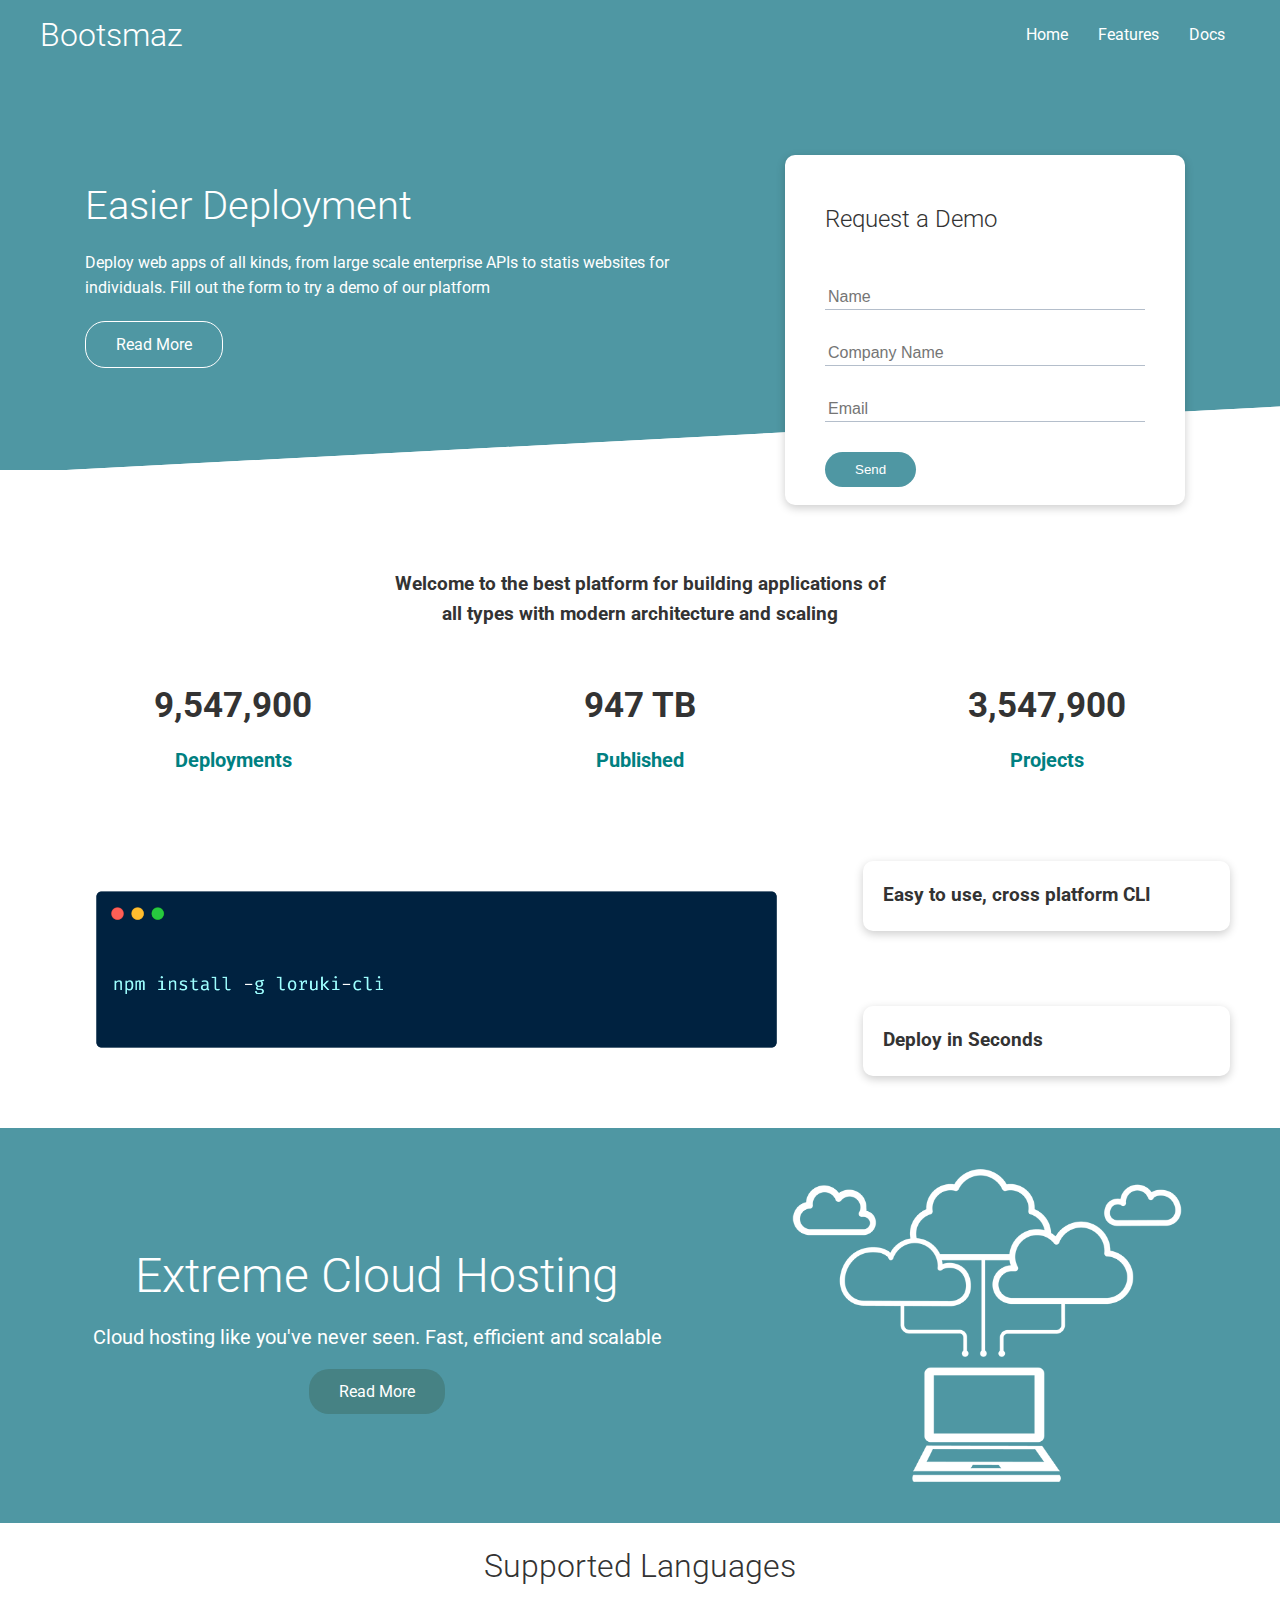
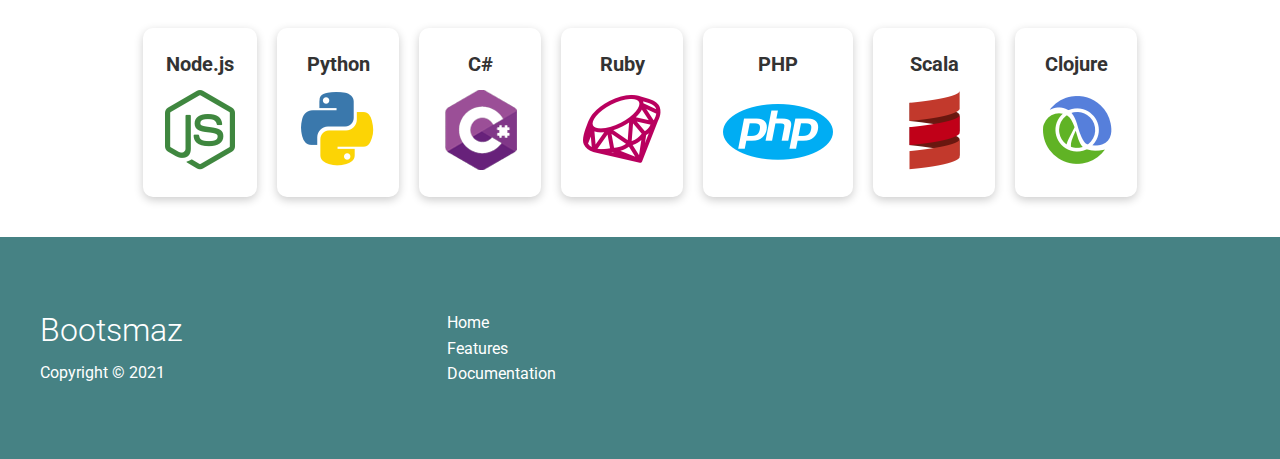
<file: index.html>
<!DOCTYPE html>
<html lang="en">
<head>
    <meta charset="UTF-8">
    <meta http-equiv="X-UA-Compatible" content="IE=edge">
    <meta name="viewport" content="width=device-width, initial-scale=1.0">
    <link rel="stylesheet" href="css/utilities.css">
    <link rel="stylesheet" href="css/style.css">
    <link rel="stylesheet" href="https://cdnjs.cloudflare.com/ajax/libs/font-awesome/5.15.3/css/all.min.css" integrity="sha512-iBBXm8fW90+nuLcSKlbmrPcLa0OT92xO1BIsZ+ywDWZCvqsWgccV3gFoRBv0z+8dLJgyAHIhR35VZc2oM/gI1w==" crossorigin="anonymous" />
    <title>Bootsmaz</title>
</head>
<body>
    <!-- Navbar -->
    <div class="navbar">
        <div class="container flex">
            <h1 class="logo">Bootsmaz</h1>
            <nav>
                <ul>
                    <li><a href="index.html">Home</a></li>
                    <li><a href="features.html">Features</a></li>
                    <li><a href="docs.html">Docs</a></li>
                </ul>
            </nav>
        </div>
    </div>

    <!-- Showcase -->
  <section class="showcase">
        <div class="container grid">
            <div class="showcase-text">
                <h1>Easier Deployment</h1>
                <p>Deploy web apps of all kinds, from large scale enterprise APIs to statis websites for individuals. Fill out the form to try a demo of our platform</p>
                <a href="features.html" class="btn btn-outline">Read More</a>
            </div>
            <div class="showcase-form card">
                <h2>Request a Demo</h2>
                <form name="contact" method="POST" netlify-honeypot="bot-field" data-netlify="true">
                    <input type="hidden" name="form-name" value="contact">
                    <p class="hidden">
                        <label>Don’t fill this out if you’re human: <input name="bot-field" /></label>
                      </p>
                    <div class="form-control">
                        <input type="text" name="name" placeholder="Name" required>
                    </div>
                    <div class="form-control">
                        <input type="text" name="company" placeholder="Company Name" required>
                    </div>
                    <div class="form-control">
                        <input type="email" name="email" placeholder="Email" required>
                    </div>
                    <input type="submit" value="Send" class="btn btn-primary">
                </form>
            </div>
        </div>
  </section>

 <!-- Stats -->
  <section class="stats">
      <div class="container">
          <h3 class="stats-heading text-center my-1">
                Welcome to the best platform for building applications of all types with modern architecture and scaling
          </h3>
          <div class="grid grid-3 text-center my-4">
              <div>
                  <i class="fas fa-server fa-3x"></i>
                  <h3>9,547,900</h3>
                  <p class="text-secondary">Deployments</p>
              </div>
              <div>
                <i class="fas fa-upload fa-3x"></i>
                <h3>947 TB</h3>
                <p class="text-secondary">Published</p>
             </div>
             <div>
                <i class="fas fa-project-diagram fa-3x"></i>
                <h3>3,547,900</h3>
                <p class="text-secondary">Projects</p>
             </div>
          </div>

      </div>
  </section>

  <!-- Cli -->
  <section class="cli">
      <div class="container grid">
         <img src="images/cli.png" alt="">
         <div class="card">
             <h3>Easy to use, cross platform CLI</h3>
         </div>
         <div class="card">
            <h3>Deploy in Seconds</h3>
        </div>
      </div>
  </section>

  <!-- Cloud -->
  <section class="cloud bg-primary my-2 py-2">
       <div class="container grid">
           <div class="text-center">
               <h2 class="lg">Extreme Cloud Hosting</h2>
               <p class="lead my-1">Cloud hosting like you've    never seen. Fast, efficient and scalable
               </p>
                <a href="features.html" class="btn btn-dark">Read More</a>
           </div>
           <img src="images/cloud.png" alt="">
       </div>
  </section>

  <!-- languages  -->
  <section class="languages">
      <h2 class="md text-center my-2">
          Supported Languages
      </h2>
      <div class="container flex">
         <div class="card">
             <h4>Node.js</h4>
             <img src="images/logos/node.png" alt="">
         </div> 
         <div class="card">
            <h4>Python</h4>
            <img src="images/logos/python.png" alt="">
        </div>
        <div class="card">
            <h4>C#</h4>
            <img src="images/logos/csharp.png" alt="">
        </div>
        <div class="card">
            <h4>Ruby</h4>
            <img src="images/logos/ruby.png" alt="">
        </div>
        <div class="card">
            <h4>PHP</h4>
            <img src="images/logos/php.png" alt="">
        </div>
        <div class="card">
            <h4>Scala</h4>
            <img src="images/logos/scala.png" alt="">
        </div>
        <div class="card">
            <h4>Clojure</h4>
            <img src="images/logos/clojure.png" alt="">
        </div>
      </div>
  </section>

  <!-- Footer -->
  <footer class="footer bg-dark py-5">
      <div class="container grid grid-3">
          <div>
              <h1>Bootsmaz</h1>
              <p>Copyright &copy; 2021</p>
          </div>
          <nav>
              <ul>
                  <li><a href="index.html">Home</a></li>
                  <li><a href="features.html">Features</a></li>
                  <li><a href="docs.html">Documentation</a></li>
              </ul>
          </nav>
          <div class="social">
              <a href="#"><i class="fab fa-github fa-2x"></i></a>
              <a href="#"><i class="fab fa-facebook fa-2x"></i></a>
              <a href="#"><i class="fab fa-instagram fa-2x"></i></a>
              <a href="#"><i class="fab fa-twitter fa-2x"></i></a>
          </div>
      </div>
  </footer>
</body>
</html>
</file>
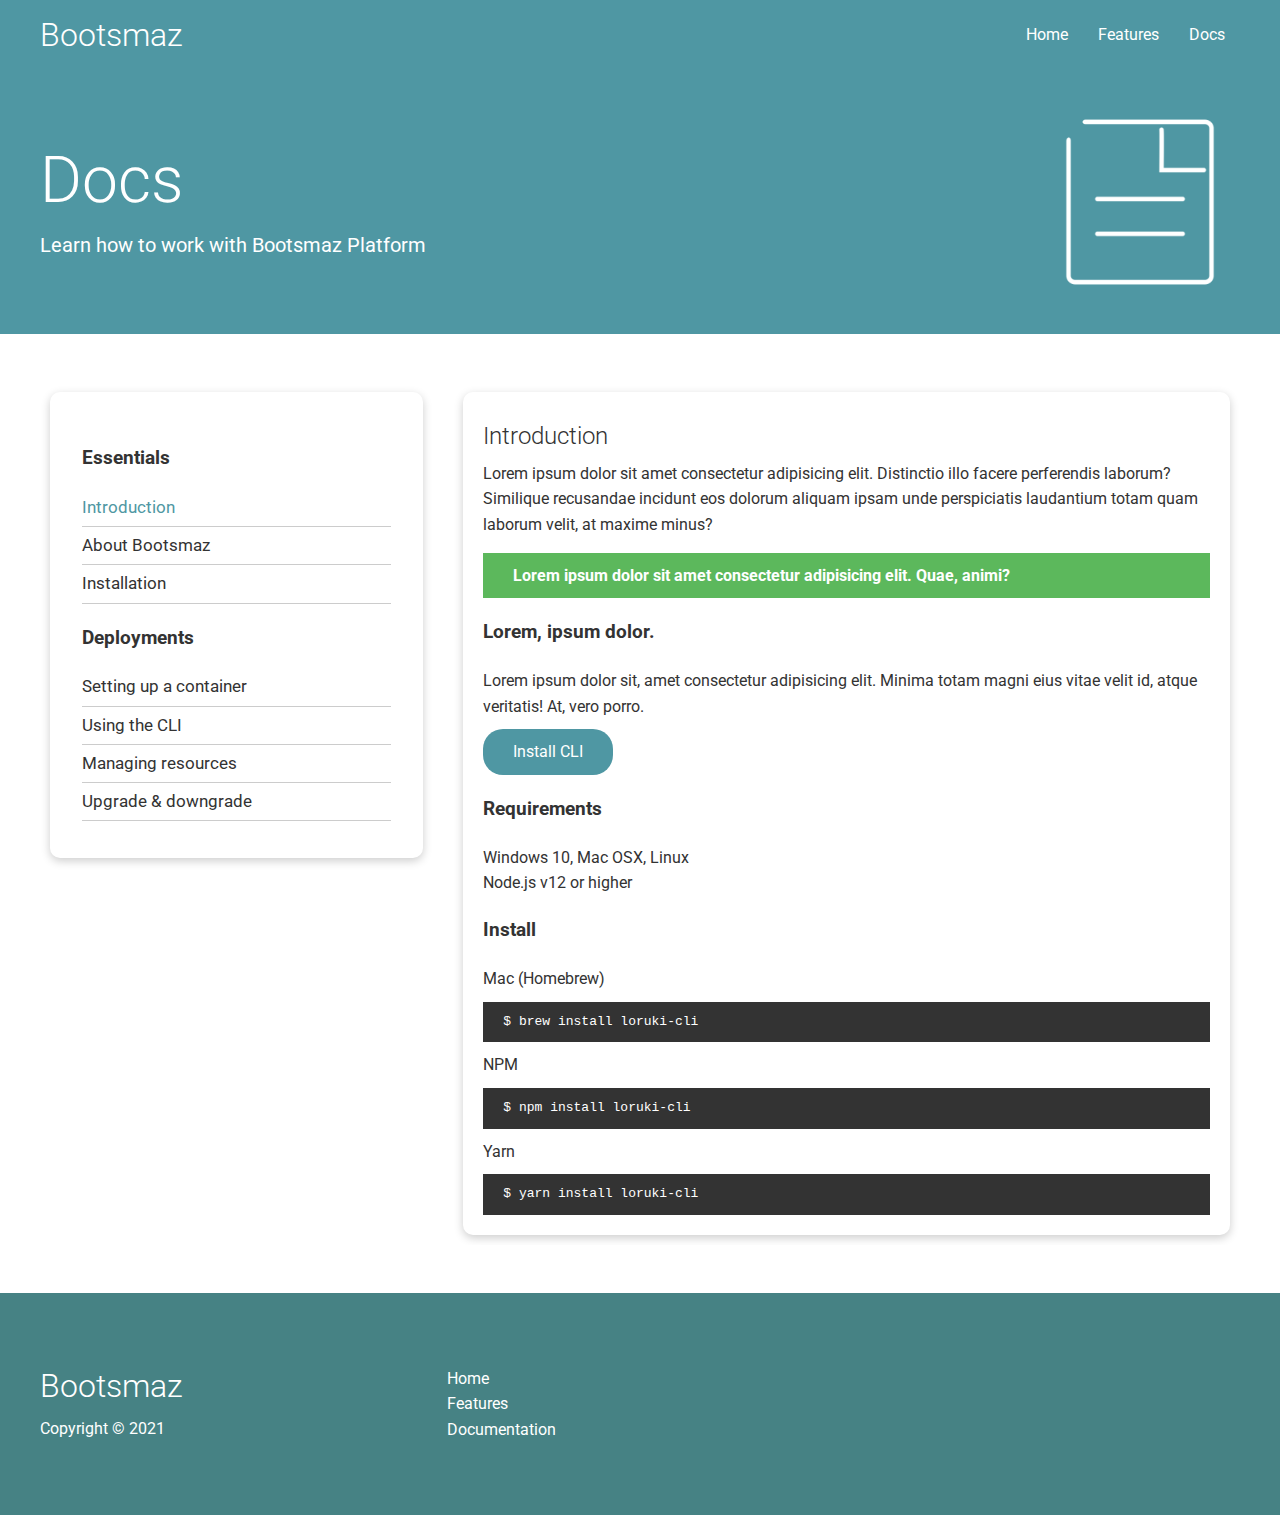
<file: docs.html>
<!DOCTYPE html>
<html lang="en">
<head>
    <meta charset="UTF-8">
    <meta http-equiv="X-UA-Compatible" content="IE=edge">
    <meta name="viewport" content="width=device-width, initial-scale=1.0">
    <link rel="stylesheet" href="css/utilities.css">
    <link rel="stylesheet" href="css/style.css">
    <link rel="stylesheet" href="https://cdnjs.cloudflare.com/ajax/libs/font-awesome/5.15.3/css/all.min.css" integrity="sha512-iBBXm8fW90+nuLcSKlbmrPcLa0OT92xO1BIsZ+ywDWZCvqsWgccV3gFoRBv0z+8dLJgyAHIhR35VZc2oM/gI1w==" crossorigin="anonymous" />
    <title>Bootsmaz</title>
</head>
<body>
    <!-- Navbar -->
    <div class="navbar">
        <div class="container flex">
            <h1 class="logo">Bootsmaz</h1>
            <nav>
                <ul>
                    <li><a href="index.html">Home</a></li>
                    <li><a href="features.html">Features</a></li>
                    <li><a href="docs.html">Docs</a></li>
                </ul>
            </nav>
        </div>
    </div>
  <!-- header -->
   <section class="docs-head bg-primary py-3">
       <div class="container grid">
           <div>
               <h1 class="xl">Docs</h1>
               <p class="lead">Learn how to work with Bootsmaz Platform</p>
           </div>
           <img src="images/docs.png" alt="">
       </div>
   </section>
   <!-- Docs Main -->
    <section class="docs-main my-4">
        <div class="container grid">
            <div class="card bg-light p-3">
                <h3 class="my-2">Essentials</h3>
                <nav>
                    <ul>
                        <li><a class= "text-primary" href="#">Introduction</a></li>
                        <li><a href="#">About Bootsmaz</a></li>
                        <li><a href="#">Installation</a></li>
                    </ul>
                </nav>

                <h3 class="my-2">Deployments</h3>
                <nav>
                    <ul>
                      <li><a href="#">Setting up a container</a></li>
                      <li><a href="#">Using the CLI</a></li>
                      <li><a href="#">Managing resources</a></li>
                      <li><a href="#">Upgrade & downgrade</a></li>
                    </ul>
                </nav>
            </div>
            <div class="card">
                <h2>Introduction</h2>
                <p>Lorem ipsum dolor sit amet consectetur adipisicing elit. Distinctio illo facere perferendis laborum? Similique recusandae incidunt eos dolorum aliquam ipsam unde perspiciatis laudantium totam quam laborum velit, at maxime minus?</p>

                <div class="alert alert-success">
                    <i class="fas fa-info"></i> Lorem ipsum dolor sit amet consectetur adipisicing elit. Quae, animi?
                </div>

                <h3>Lorem, ipsum dolor.</h3>
                <p>Lorem ipsum dolor sit, amet consectetur adipisicing elit. Minima totam magni eius vitae velit id, atque veritatis! At, vero porro.</p>
                <a href="#" class="btn btn-primary">Install CLI</a>

                <h3>Requirements</h3>
                <ul>
                    <li>Windows 10, Mac OSX, Linux</li>
                    <li>Node.js v12 or higher</li>
                </ul>

                <h3>Install</h3>
                <p>Mac (Homebrew)</p>
                <pre><code>$ brew install loruki-cli</code></pre>
                <p>NPM</p>
                <pre><code>$ npm install loruki-cli</code></pre>
                <p>Yarn</p>
                <pre><code>$ yarn install loruki-cli</code></pre>

            </div>
        </div>
    </section>
   

  <!-- Footer -->
  <footer class="footer bg-dark py-5">
      <div class="container grid grid-3">
          <div>
              <h1>Bootsmaz</h1>
              <p>Copyright &copy; 2021</p>
          </div>
          <nav>
              <ul>
                  <li><a href="index.html">Home</a></li>
                  <li><a href="features.html">Features</a></li>
                  <li><a href="docs.html">Documentation</a></li>
              </ul>
          </nav>
          <div class="social">
              <a href="#"><i class="fab fa-github fa-2x"></i></a>
              <a href="#"><i class="fab fa-facebook fa-2x"></i></a>
              <a href="#"><i class="fab fa-instagram fa-2x"></i></a>
              <a href="#"><i class="fab fa-twitter fa-2x"></i></a>
          </div>
      </div>
  </footer>
</body>
</html>
</file>
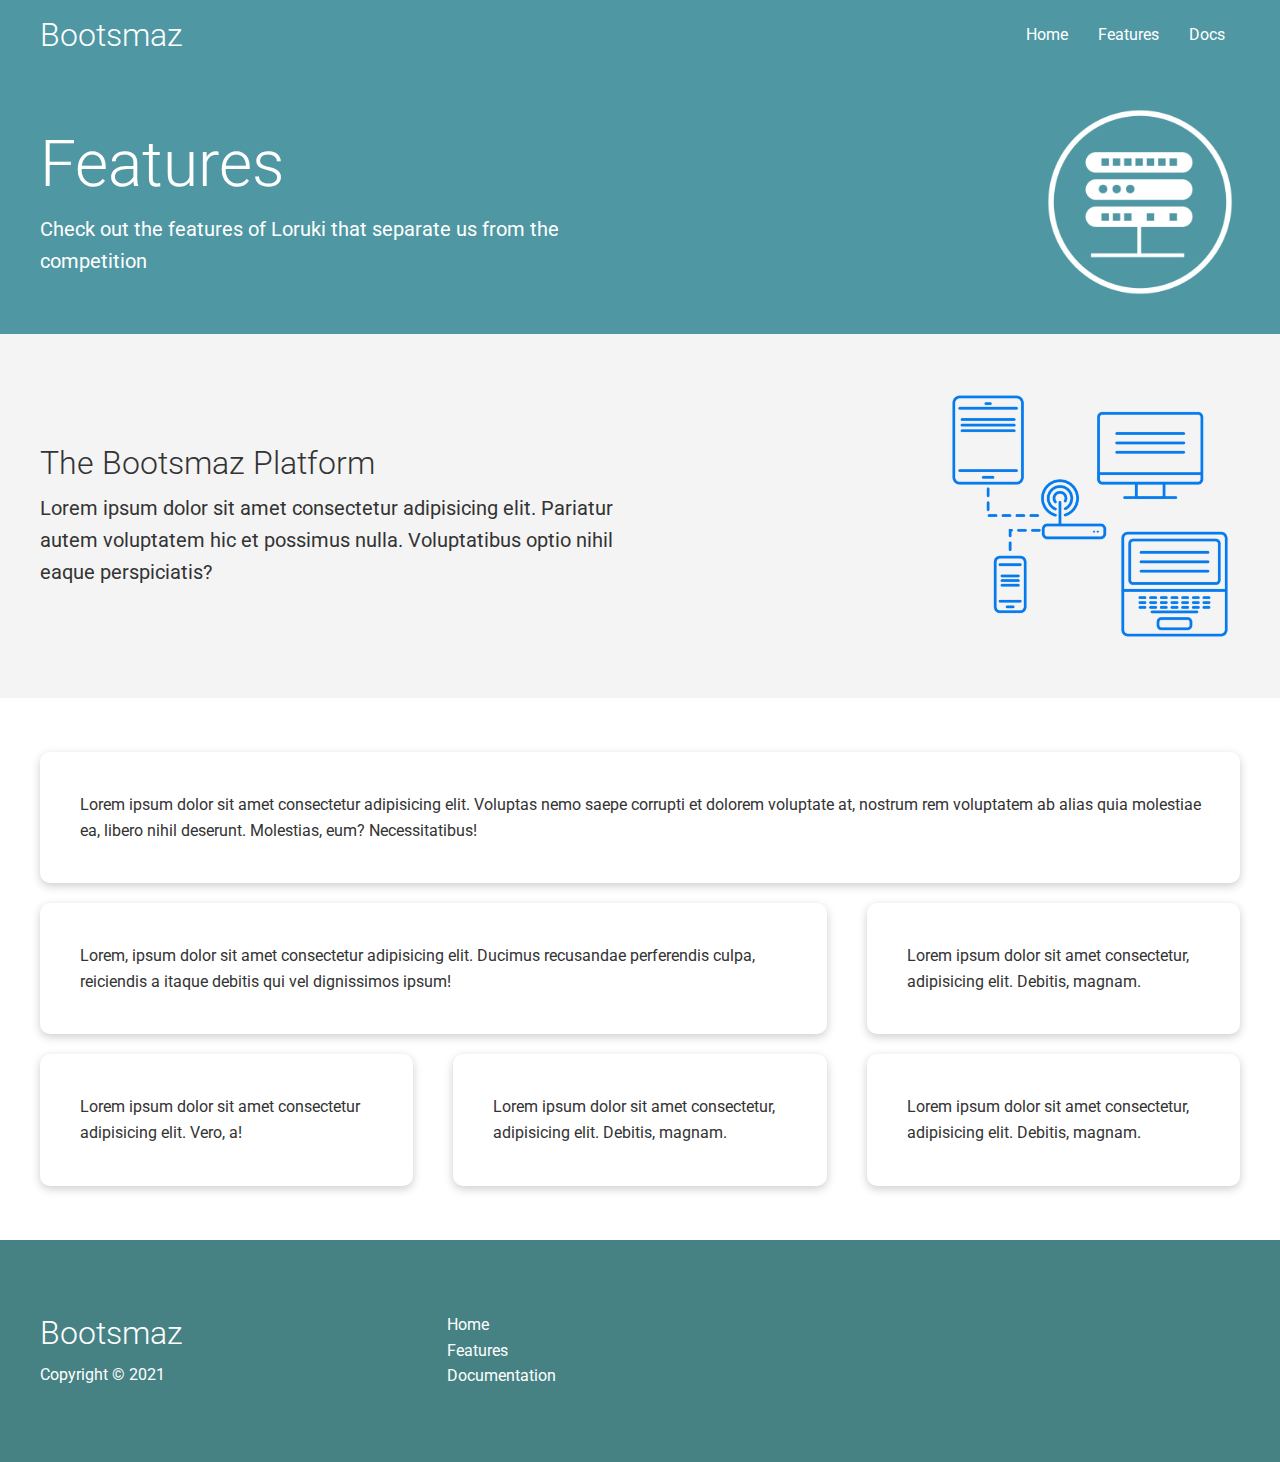
<file: features.html>
<!DOCTYPE html>
<html lang="en">
<head>
    <meta charset="UTF-8">
    <meta http-equiv="X-UA-Compatible" content="IE=edge">
    <meta name="viewport" content="width=device-width, initial-scale=1.0">
    <link rel="stylesheet" href="css/utilities.css">
    <link rel="stylesheet" href="css/style.css">
    <link rel="stylesheet" href="https://cdnjs.cloudflare.com/ajax/libs/font-awesome/5.15.3/css/all.min.css" integrity="sha512-iBBXm8fW90+nuLcSKlbmrPcLa0OT92xO1BIsZ+ywDWZCvqsWgccV3gFoRBv0z+8dLJgyAHIhR35VZc2oM/gI1w==" crossorigin="anonymous" />
    <title>Bootsmaz</title>
</head>
<body>
    <!-- Navbar -->
    <div class="navbar">
        <div class="container flex">
            <h1 class="logo">Bootsmaz</h1>
            <nav>
                <ul>
                    <li><a href="index.html">Home</a></li>
                    <li><a href="features.html">Features</a></li>
                    <li><a href="docs.html">Docs</a></li>
                </ul>
            </nav>
        </div>
    </div>
  <!-- header -->
   <section class="features-head bg-primary py-3">
       <div class="container grid">
           <div>
               <h1 class="xl">Features</h1>
               <p class="lead"> Check out the features of Loruki that separate us from the
                competition</p>
           </div>
           <img src="images/server.png" alt="">
       </div>
   </section>

   <!-- Subheader -->
    <section class="features-sub-head bg-light py-3">
        <div class="container grid">
            <div>
                <h1 class="md">The Bootsmaz Platform</h1>
                <p class="lead">Lorem ipsum dolor sit amet consectetur adipisicing elit. Pariatur autem voluptatem hic et possimus nulla. Voluptatibus optio nihil eaque perspiciatis?</p>
            </div>
            <img src="images/server2.png" alt="">
        </div>
    </section>

    <!-- Main -->
    <section class="features-main my-2">
        <div class="container grid grid-3">
            <div class="card flex">
                <i class="fas fa-server fa-3x"></i>
                <p>Lorem ipsum dolor sit amet consectetur adipisicing elit. Voluptas nemo saepe corrupti et dolorem voluptate at, nostrum rem voluptatem ab alias quia molestiae ea, libero nihil deserunt. Molestias, eum? Necessitatibus!</p>
            </div>
            <div class="card flex">
                <i class="fas fa-network-wired fa-3x"></i>
                <p>
                    Lorem, ipsum dolor sit amet consectetur adipisicing elit. Ducimus
                    recusandae perferendis culpa, reiciendis a itaque debitis qui vel
                    dignissimos ipsum!
                </p>
            </div>
            <div class="card flex">
                <i class="fas fa-laptop-code fa-3x"></i>
                <p>
                    Lorem ipsum dolor sit amet consectetur, adipisicing elit. Debitis,
                    magnam.
                </p>
            </div>
            <div class="card flex">
                <i class="fas fa-database fa-3x"></i>
                <p>
                    Lorem ipsum dolor sit amet consectetur adipisicing elit. Vero, a!
                </p>
            </div>
            <div class="card flex">
                <i class="fas fa-power-off fa-3x"></i>
                <p>
                    Lorem ipsum dolor sit amet consectetur, adipisicing elit. Debitis,
                    magnam.
                </p>
            </div>
            <div class="card flex">
                <i class="fas fa-upload fa-3x"></i>
                <p>
                    Lorem ipsum dolor sit amet consectetur, adipisicing elit. Debitis,
                    magnam.
                </p>
            </div>
        </div>
    </section>
  <!-- Footer -->
  <footer class="footer bg-dark py-5">
      <div class="container grid grid-3">
          <div>
              <h1>Bootsmaz</h1>
              <p>Copyright &copy; 2021</p>
          </div>
          <nav>
              <ul>
                  <li><a href="index.html">Home</a></li>
                  <li><a href="features.html">Features</a></li>
                  <li><a href="docs.html">Documentation</a></li>
              </ul>
          </nav>
          <div class="social">
              <a href="#"><i class="fab fa-github fa-2x"></i></a>
              <a href="#"><i class="fab fa-facebook fa-2x"></i></a>
              <a href="#"><i class="fab fa-instagram fa-2x"></i></a>
              <a href="#"><i class="fab fa-twitter fa-2x"></i></a>
          </div>
      </div>
  </footer>
</body>
</html>
</file>
<file: css/utilities.css>
.container {
    max-width: 1300px;
    margin:  0 auto;
    overflow:  auto;
    padding: 0 40px;
}
.btn {
    display: inline-block;
    padding: 10px 30px;
    cursor: pointer;
    background: var(--primary-color);
    color: #fff;
    border: none;
    border-radius: 20px;
  }
  
  .btn-outline {
    background-color: transparent;
    border: 1px #fff solid;
  }
  
  .btn:hover {
    transform: scale(0.98);
  }
  
  /* Backgrounds & colored buttons */
  .bg-primary,
  .btn-primary {
    background-color: var(--primary-color);
    color: #fff;
  }
  
  .bg-secondary,
  .btn-secondary {
    background-color: var(--secondary-color);
    color: #fff;
  }
  
  .bg-dark,
  .btn-dark {
    background-color: var(--dark-color);
    color: #fff;
  }
  
  .bg-light,
  .btn-light {
    background-color: var(--light-color);
    color: #333;
  }
  
  .bg-primary a,
  .btn-primary a,
  .bg-secondary a,
  .btn-secondary a,
  .bg-dark a,
  .btn-dark a {
    color: #fff;
  }

/* Text Colors */
.text-primary{
    color: var(--primary-color);
    
}
.text-secondary{
    color: var(--secondary-color);
    
}
.text-dark{
    color: var(--dark-color);
    
}
.text-light{
    color: var(--light-color);
}
.text-secondary a,
.text-primary a,
.text-dark a{
    color:#fff;
} 
/* Text Sizes */
.lead {
    font-size: 20px;
}
.sm {
    font-size: 1rem;
}
.md {
    font-size: 2rem;
}
.lg{
   font-size: 3rem;
}
.xl{
    font-size: 4rem;
}

/* Alert */
 .alert {
     background-color: var(--light-color);
     padding: 10px 20px;
     font-weight: bold;
     margin: 15px 0;
 }
 .alert i{
     margin-right: 10px;
 }
 .alert-success{
     background-color: var(--success-color);
     color: #fff;
 }
 .alert-error{
    background-color: var(--error-color);
    color: #fff;
}
.flex {
    display: flex;
    justify-content: center;
    align-items: center;
    height: 100%;
}
.grid {
    display: grid;
    grid-template-columns: repeat(2, 1fr);
    gap: 20px;
    justify-content: center;
    align-items: center;
    height: 100%;
}
.grid-3 {
    grid-template-columns: repeat(3, 1fr);
}
.card {
    background-color: #fff;
    color: #333;
    border-radius: 10px;
    box-shadow: 0 3px 10px rgba(0, 0, 0, 0.2);
    padding:20px;
    margin: 10px;
}

.text-center{
    text-align: center;
}
/* Margin-top-bottom */
.my-1{
   margin: 1rem 0;
}
.my-2{
    margin: 1.5rem 0;
 }
 .my-3{
    margin: 2rem 0;
 }
 .my-4{
    margin: 3rem 0;
 }
 .my-5{
    margin: 4rem 0;
 }

 /*margin-all-round  */
 .m-1{
    margin: 1rem;
 }
 .m-2{
     margin: 1.5rem;
  }
  .m-3{
     margin: 2rem;
  }
  .m-4{
     margin: 3rem;
  }
  .m-5{
     margin: 4rem;
  }

  /* Padding-top-bottom */
.py-1{
    padding: 1rem 0;
 }
 .py-2{
     padding: 1.5rem 0;
  }
  .py-3{
     padding: 2rem 0;
  }
  .py-4{
     padding: 3rem 0;
  }
  .py-5{
     padding: 4rem 0;
  }
 
  /*padding-all-round  */
  .p-1{
     padding: 1rem;
  }
  .p-2{
      padding: 1.5rem;
   }
   .p-3{
      padding: 2rem;
   }
   .p-4{
      padding: 3rem;
   }
   .p-5{
      padding: 4rem;
   }
</file>
<file: css/style.css>
@import url('https://fonts.googleapis.com/css2?family=Roboto:wght@300&display=swap');

:root {
    --primary-color: #4f97a3;
    --secondary-color: #008081;
    --dark-color:#468284;
    --light-color:#f4f4f4; 
    --success-color:#5cb85c;
    --error-color:#d9534f;
}
* {
    box-sizing: border-box;
    padding: 0;
    margin: 0;
  }
  
  body {
    font-family: 'Roboto', sans-serif;
    color: #333;
    line-height: 1.6;
  }
  
  ul {
    list-style-type: none;
  }
  
  a {
    text-decoration: none;
    color: #333;
  }
  
  h1,
  h2 {
    font-weight: 300;
    line-height: 1.2;
    margin: 10px 0;
  }
  
  p {
    margin: 10px 0;
  }
  
  img {
    width: 100%;
  }
  
  code,
  pre {
    background: #333;
    color: #fff;
    padding: 10px;
  }
  
  .hidden {
    visibility: hidden;
    height: 0;
  }
  
  /* Navbar */
  .navbar {
    background-color: var(--primary-color);
    color: #fff;
    height: 70px;
  }
  
  .navbar ul {
    display: flex;
  }
  
  .navbar a {
    color: #fff;
    padding: 10px;
    margin: 0 5px;
  }
  
  .navbar a:hover {
    border-bottom: 2px #fff solid;
  }
  
  .navbar .flex {
    justify-content: space-between;
  }
  
  /* Showcase */
  .showcase {
    height: 400px;
    background-color: var(--primary-color);
    color: #fff;
    position: relative;
  }
  
  .showcase h1 {
    font-size: 40px;
  }
  
  .showcase p {
    margin: 20px 0;
  }
  
  .showcase .grid {
    overflow: visible;
    grid-template-columns: 55% auto;
    gap: 30px;
  }
  
  .showcase-text {
    animation: slideInFromLeft 1s ease-in;
  }
  
  .showcase-form {
    position: relative;
    top: 60px;
    height: 350px;
    width: 400px;
    padding: 40px;
    z-index: 100;
    justify-self: flex-end;
    animation: slideInFromRight 1s ease-in;
  }
  
  .showcase-form .form-control {
    margin: 30px 0;
  }
  
  .showcase-form input[type='text'],
  .showcase-form input[type='email'] {
    border: 0;
    border-bottom: 1px solid #b4becb;
    width: 100%;
    padding: 3px;
    font-size: 16px;
  }
  
  .showcase-form input:focus {
    outline: none;
  }
  
  .showcase::before,
  .showcase::after {
    content: '';
    position: absolute;
    height: 100px;
    bottom: -70px;
    right: 0;
    left: 0;
    background: #fff;
    transform: skewY(-3deg);
    -webkit-transform: skewY(-3deg);
    -moz-transform: skewY(-3deg);
    -ms-transform: skewY(-3deg);
  }
  
  /* Stats */
  .stats {
    padding-top: 100px;
    animation: slideInFromBottom 1s ease-in;
  }
  
  .stats-heading {
    max-width: 500px;
    margin: auto;
  }
  
  .stats .grid h3 {
    font-size: 35px;
  }
  
  .stats .grid p {
    font-size: 20px;
    font-weight: bold;
  }
  
  /* Cli */
  .cli .grid {
    grid-template-columns: repeat(3, 1fr);
    grid-template-rows: repeat(2, 1fr);
  }
  
  .cli .grid > *:first-child {
    grid-column: 1 / span 2;
    grid-row: 1 / span 2;
  }
  
  /* Cloud */
  .cloud .grid {
    grid-template-columns: 4fr 3fr;
  }
  
  /* Languages */
  
  .languages .flex {
    flex-wrap: wrap;
  }
  
  .languages .card {
    text-align: center;
    margin: 18px 10px 40px;
    transition: transform 0.2s ease-in;
  }
  
  .languages .card h4 {
    font-size: 20px;
    margin-bottom: 10px;
  }
  
  .languages .card:hover {
    transform: translateY(-15px);
  }
  
  /* Features */
  .features-head img,
  .docs-head img {
    width: 200px;
    justify-self: flex-end;
  }
  
  .features-sub-head img {
    width: 300px;
    justify-self: flex-end;
  }
  
  .features-main .card > i {
    margin-right: 20px;
  }
  
  .features-main .grid {
    padding: 30px;
  }
  
  .features-main .grid > *:first-child {
    grid-column: 1 / span 3;
  }
  
  .features-main .grid > *:nth-child(2) {
    grid-column: 1 / span 2;
  }
  
  /* Docs */
  .docs-main h3 {
    margin: 20px 0;
  }
  
  .docs-main .grid {
    grid-template-columns: 1fr 2fr;
    align-items: flex-start;
  }
  
  .docs-main nav li {
    font-size: 17px;
    padding-bottom: 5px;
    margin-bottom: 5px;
    border-bottom: 1px #ccc solid;
  }
  
  .docs-main a:hover {
    font-weight: bold;
  }
  
  /* Footer */
  .footer .social a {
    margin: 0 10px;
  }
  
  /* Animations */
  @keyframes slideInFromLeft {
    0% {
      transform: translateX(-100%);
    }
  
    100% {
      transform: translateX(0);
    }
  }
  
  @keyframes slideInFromRight {
    0% {
      transform: translateX(100%);
    }
  
    100% {
      transform: translateX(0);
    }
  }
  
  @keyframes slideInFromTop {
    0% {
      transform: translateY(-100%);
    }
  
    100% {
      transform: translateX(0);
    }
  }
  
  @keyframes slideInFromBottom {
    0% {
      transform: translateY(100%);
    }
  
    100% {
      transform: translateX(0);
    }
  }
  
  /* Tablets and under */
  @media (max-width: 768px) {
    .grid,
    .showcase .grid,
    .stats .grid,
    .cli .grid,
    .cloud .grid,
    .features-main .grid,
    .docs-main .grid {
      grid-template-columns: 1fr;
      grid-template-rows: 1fr;
    }
  
    .showcase {
      height: auto;
    }
  
    .showcase-text {
      text-align: center;
      margin-top: 40px;
      animation: slideInFromTop 1s ease-in;
    }
  
    .showcase-form {
      justify-self: center;
      margin: auto;
      animation: slideInFromBottom 1s ease-in;
    }
  
    .cli .grid > *:first-child {
      grid-column: 1;
      grid-row: 1;
    }
  
    .features-head,
    .features-sub-head,
    .docs-head {
      text-align: center;
    }
  
    .features-head img,
    .features-sub-head img,
    .docs-head img {
      justify-self: center;
    }
  
    .features-main .grid > *:first-child,
    .features-main .grid > *:nth-child(2) {
      grid-column: 1;
    }
  }
  
  /* Mobile */
  @media (max-width: 500px) {
    .navbar {
      height: 110px;
    }
  
    .navbar .flex {
      flex-direction: column;
    }
  
    .navbar ul {
      padding: 10px;
      background-color: rgba(0, 0, 0, 0.1);
    }
    
    .showcase-form {
      width: 300px;
    }
  }
</file>
